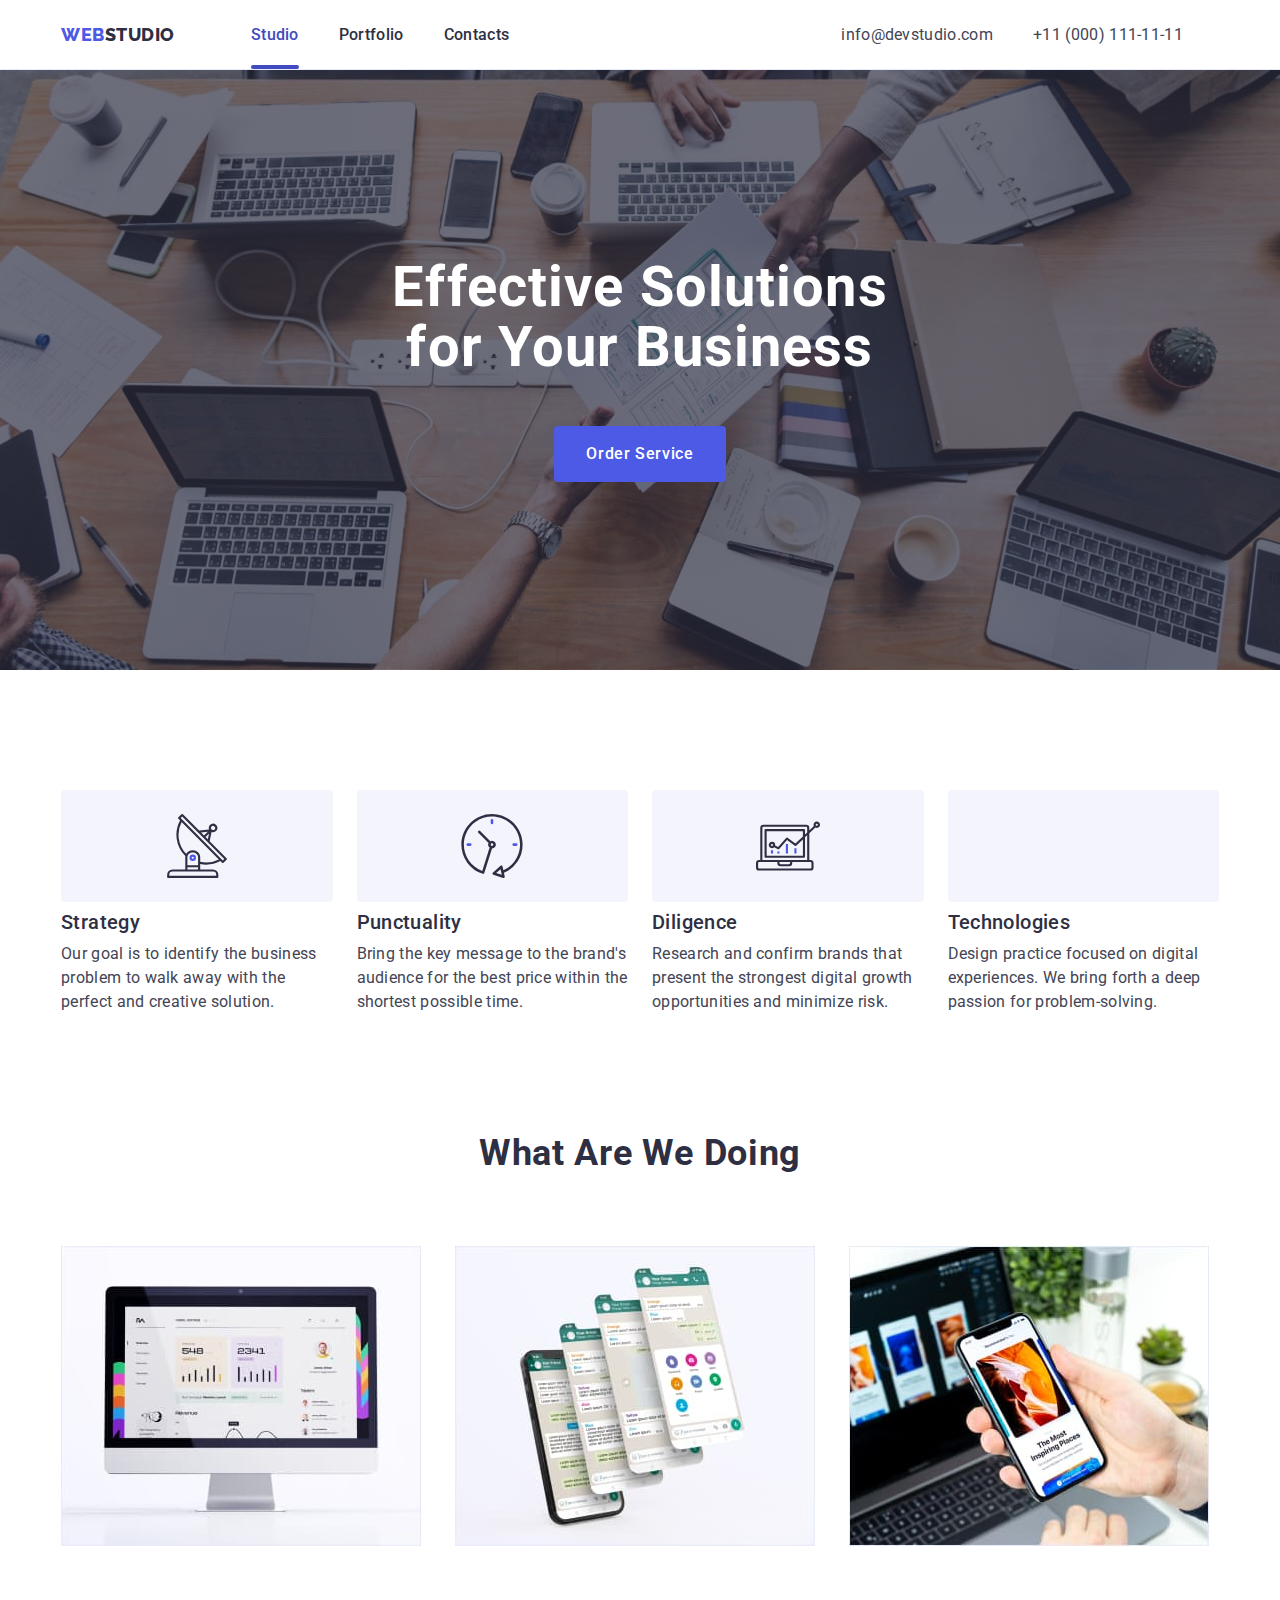
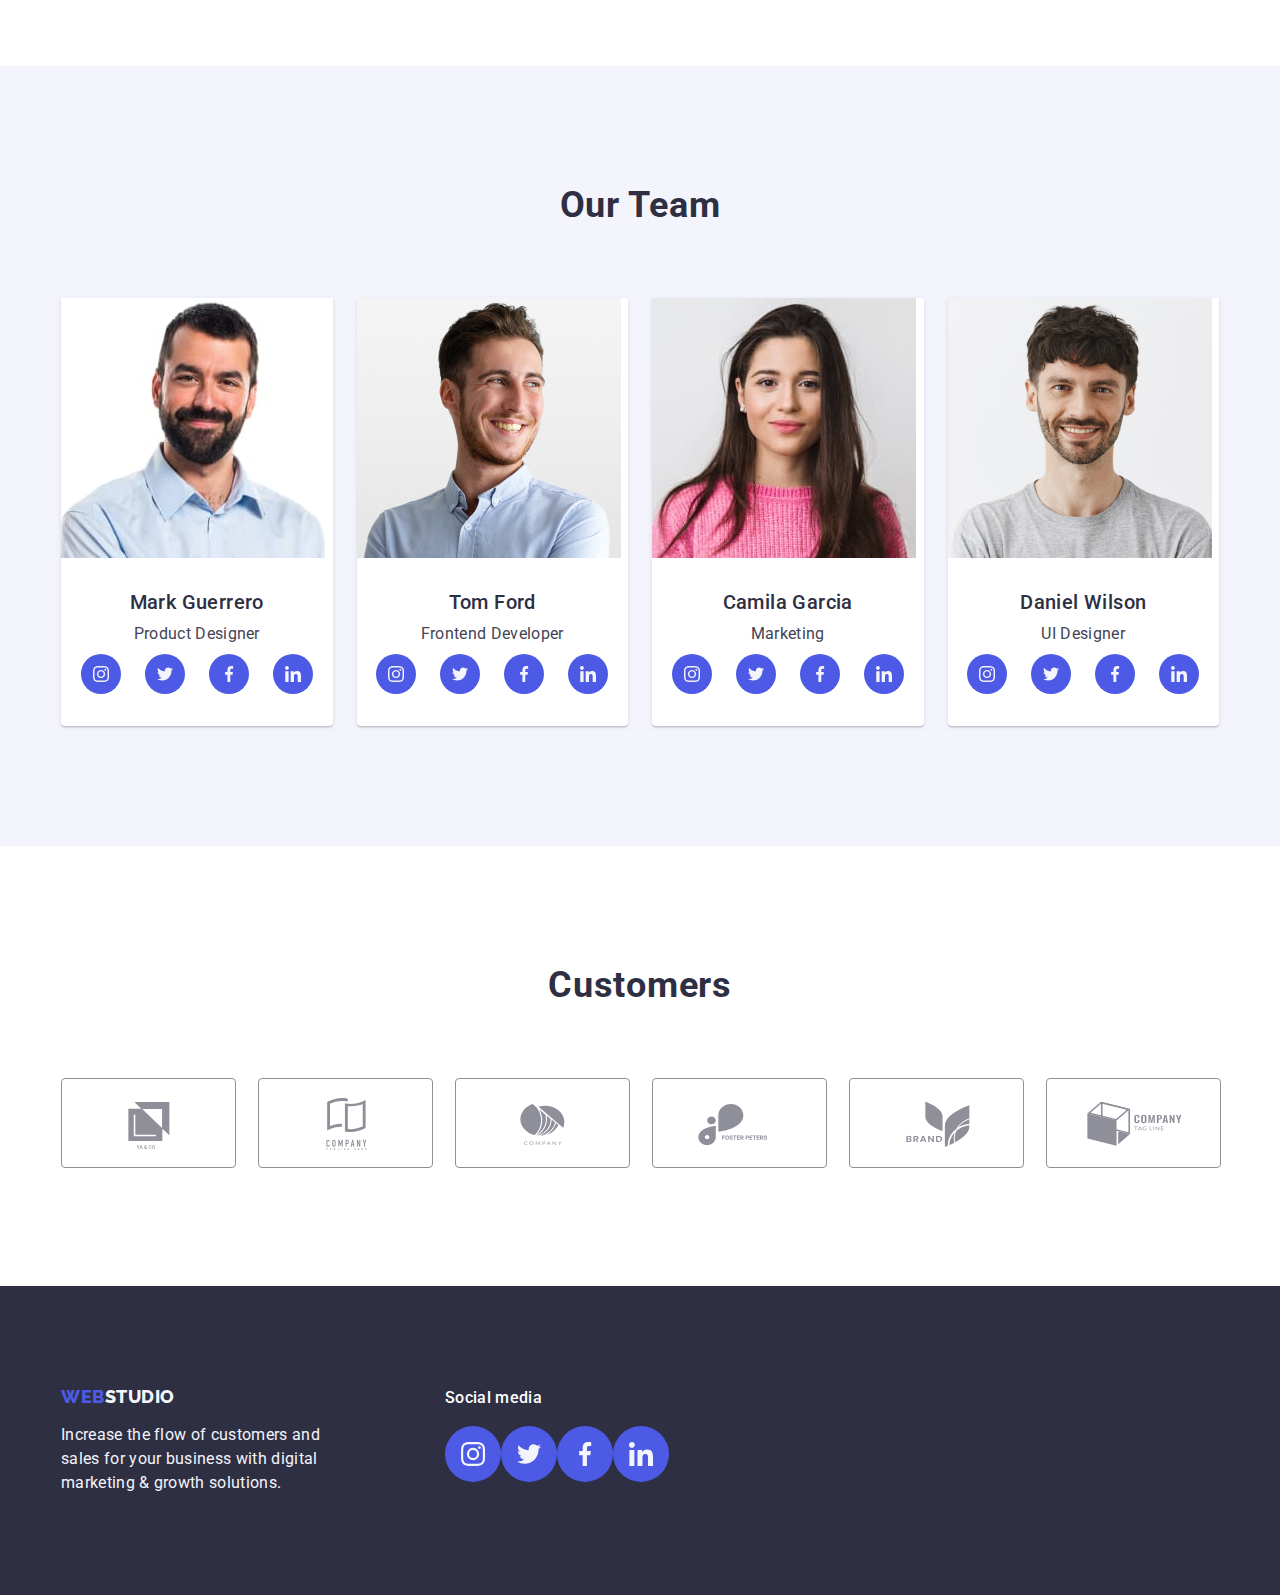
<file: index.html>
<!DOCTYPE html>
<html lang="en">
  <head>
    <meta charset="UTF-8" />
    <meta name="viewport" content="width=device-width, initial-scale=1.0" />
    <title>Document</title>
    <link rel="preconnect" href="https://fonts.googleapis.com" />
    <link rel="preconnect" href="https://fonts.gstatic.com" crossorigin />
    <link
      href="https://fonts.googleapis.com/css2?family=Raleway:wght@900&family=Roboto:wght@400;500;700;900&display=swap"
      rel="stylesheet"
    />
    <link
      rel="stylesheet"
      href="https://cdnjs.cloudflare.com/ajax/libs/modern-normalize/2.0.0/modern-normalize.min.css"
      integrity="sha512-4xo8blKMVCiXpTaLzQSLSw3KFOVPWhm/TRtuPVc4WG6kUgjH6J03IBuG7JZPkcWMxJ5huwaBpOpnwYElP/m6wg=="
      crossorigin="anonymous"
      referrerpolicy="no-referrer"
    />
    <link rel="stylesheet" href="./css/styles.css" />
  </head>

  <body>
    <header class="header">
      <div class="container list">
        <nav class="list">
          <a class="link logo" href="./index.html"
            >Web<span class="logo-text">Studio</span>
          </a>
          <ul class="header-list list">
            <li class="header-item">
              <a class="header-hover header-link link" href="./index.html"
                >Studio</a
              >
            </li>
            <li class="header-item">
              <a class="link header-link" href="./portfolio.html">Portfolio</a>
            </li>
            <li class="header-item">
              <a class="link header-link" href="">Contacts</a>
            </li>
          </ul>
        </nav>
        <address class="contacts">
          <ul class="contacts-list list">
            <li class="contacts-item">
              <a class="link contacts-link" href="mailto:info@devstudio.com"
                >info@devstudio.com</a
              >
            </li>
            <li class="contacts-item">
              <a class="link contacts-link" href="tel:+110001111111"
                >+11 (000) 111-11-11</a
              >
            </li>
          </ul>
        </address>
      </div>
    </header>
    <main>
      <section class="hero">
        <div class="container hero-container">
          <h1 class="hero-text">Effective Solutions for Your Business</h1>
          <button data-modal-open class="hero-btn" type="button">
            Order Service
          </button>
        </div>
      </section>

      <section class="page-info">
        <div class="container">
          <h2 class="page-info-title visually-hidden">test</h2>
          <ul class="page-info-list list">
            <li class="page-info-item">
              <div class="info-svg-container">
                <svg class="team-svg" width="64" height="64">
                  <use href="./images/icons.svg#icon-antenna-1"></use>
                </svg>
              </div>

              <div class="page-info-content">
                <h3 class="page-info-item-title">Strategy</h3>
                <p class="page-info-item-dscr">
                  Our goal is to identify the business problem to walk away with
                  the perfect and creative solution.
                </p>
              </div>
            </li>
            <li class="page-info-item">
              <div class="info-svg-container">
                <svg class="team-svg" width="64" height="64">
                  <use href="./images/icons.svg#icon-clock-1"></use>
                </svg>
              </div>
              <div class="page-info-content">
                <h3 class="page-info-item-title">Punctuality</h3>
                <p class="page-info-item-dscr">
                  Bring the key message to the brand's audience for the best
                  price within the shortest possible time.
                </p>
              </div>
            </li>
            <li class="page-info-item">
              <div class="info-svg-container">
                <svg class="team-svg" width="64" height="64">
                  <use href="./images/icons.svg#icon-diagram-1"></use>
                </svg>
              </div>
              <div class="page-info-content">
                <h3 class="page-info-item-title">Diligence</h3>
                <p class="page-info-item-dscr">
                  Research and confirm brands that present the strongest digital
                  growth opportunities and minimize risk.
                </p>
              </div>
            </li>
            <li class="page-info-item">
              <div class="info-svg-container">
                <svg class="team-svg" width="64" height="64">
                  <use href="./images/icons.svg#icon-astronaut-1"></use>
                </svg>
              </div>
              <div class="page-info-content">
                <h3 class="page-info-item-title">Technologies</h3>
                <p class="page-info-item-dscr">
                  Design practice focused on digital experiences. We bring forth
                  a deep passion for problem-solving.
                </p>
              </div>
            </li>
          </ul>
        </div>
      </section>

      <section class="wwd-info">
        <div class="container">
          <h2 class="wwd-info-title">What are we doing</h2>
          <ul class="wwd-info-list list">
            <li class="wwd-info-item">
              <img src="./images/img1.jpg" width="360" alt="Laptop Desktop" />
            </li>
            <li class="wwd-info-item">
              <img src="./images/img2.jpg" width="360" alt="Whatsapp chat" />
            </li>
            <li class="wwd-info-item">
              <img src="./images/img3.jpg" width="360" alt="Iphone in hand" />
            </li>
          </ul>
        </div>
      </section>

      <section class="our-team">
        <div class="container">
          <h2 class="our-team-title">Our Team</h2>
          <ul class="our-team-list list">
            <li class="our-team-item">
              <img src="./images/img4.jpg" width="264" alt="Man" />
              <div class="container-item-team">
                <h3 class="our-team-item-title">Mark Guerrero</h3>
                <p class="our-team-item-dscr">Product Designer</p>
                <ul class="our-team-svg">
                  <li class="our-team-info-svg">
                    <a class="our-team-link" href="">
                      <svg class="team-svg" width="16" height="16">
                        <use href="./images/icons.svg#icon-instagram-2"></use>
                      </svg>
                    </a>
                  </li>
                  <li class="our-team-info-svg">
                    <a class="our-team-link" href="">
                      <svg class="team-svg" width="16" height="16">
                        <use href="./images/icons.svg#icon-twitter-1"></use>
                      </svg>
                    </a>
                  </li>
                  <li class="our-team-info-svg">
                    <a class="our-team-link" href="">
                      <svg class="team-svg" width="16" height="16">
                        <use href="./images/icons.svg#icon-facebook-1"></use>
                      </svg>
                    </a>
                  </li>
                  <li class="our-team-info-svg">
                    <a class="our-team-link" href="">
                      <svg class="team-svg" width="16" height="16">
                        <use href="./images/icons.svg#icon-linkedin-1"></use>
                      </svg>
                    </a>
                  </li>
                </ul>
              </div>
            </li>
            <li class="our-team-item">
              <img src="./images/img5.jpg" width="264" alt="Man" />
              <div class="container-item-team">
                <h3 class="our-team-item-title">Tom Ford</h3>
                <p class="our-team-item-dscr">Frontend Developer</p>
                <ul class="our-team-svg">
                  <li class="our-team-info-svg">
                    <a class="our-team-link" href="">
                      <svg class="team-svg" width="16" height="16">
                        <use href="./images/icons.svg#icon-instagram-2"></use>
                      </svg>
                    </a>
                  </li>
                  <li class="our-team-info-svg">
                    <a class="our-team-link" href="">
                      <svg class="team-svg" width="16" height="16">
                        <use href="./images/icons.svg#icon-twitter-1"></use>
                      </svg>
                    </a>
                  </li>
                  <li class="our-team-info-svg">
                    <a class="our-team-link" href="">
                      <svg class="team-svg" width="16" height="16">
                        <use href="./images/icons.svg#icon-facebook-1"></use>
                      </svg>
                    </a>
                  </li>
                  <li class="our-team-info-svg">
                    <a class="our-team-link" href="">
                      <svg class="team-svg" width="16" height="16">
                        <use href="./images/icons.svg#icon-linkedin-1"></use>
                      </svg>
                    </a>
                  </li>
                </ul>
              </div>
            </li>
            <li class="our-team-item">
              <img src="./images/img6.jpg" width="264" alt="Woman" />
              <div class="container-item-team">
                <h3 class="our-team-item-title">Camila Garcia</h3>
                <p class="our-team-item-dscr">Marketing</p>
                <ul class="our-team-svg">
                  <li class="our-team-info-svg">
                    <a class="our-team-link" href="">
                      <svg class="team-svg" width="16" height="16">
                        <use href="./images/icons.svg#icon-instagram-2"></use>
                      </svg>
                    </a>
                  </li>
                  <li class="our-team-info-svg">
                    <a class="our-team-link" href="">
                      <svg class="team-svg" width="16" height="16">
                        <use href="./images/icons.svg#icon-twitter-1"></use>
                      </svg>
                    </a>
                  </li>
                  <li class="our-team-info-svg">
                    <a class="our-team-link" href="">
                      <svg class="team-svg" width="16" height="16">
                        <use href="./images/icons.svg#icon-facebook-1"></use>
                      </svg>
                    </a>
                  </li>
                  <li class="our-team-info-svg">
                    <a class="our-team-link" href="">
                      <svg class="team-svg" width="16" height="16">
                        <use href="./images/icons.svg#icon-linkedin-1"></use>
                      </svg>
                    </a>
                  </li>
                </ul>
              </div>
            </li>
            <li class="our-team-item">
              <img src="./images/img7.jpg" width="264" alt="Man" />
              <div class="container-item-team">
                <h3 class="our-team-item-title">Daniel Wilson</h3>
                <p class="our-team-item-dscr">UI Designer</p>
                <ul class="our-team-svg">
                  <li class="our-team-info-svg">
                    <a class="our-team-link" href="">
                      <svg class="team-svg" width="16" height="16">
                        <use href="./images/icons.svg#icon-instagram-2"></use>
                      </svg>
                    </a>
                  </li>
                  <li class="our-team-info-svg">
                    <a class="our-team-link" href="">
                      <svg class="team-svg" width="16" height="16">
                        <use href="./images/icons.svg#icon-twitter-1"></use>
                      </svg>
                    </a>
                  </li>
                  <li class="our-team-info-svg">
                    <a class="our-team-link" href="">
                      <svg class="team-svg" width="16" height="16">
                        <use href="./images/icons.svg#icon-facebook-1"></use>
                      </svg>
                    </a>
                  </li>
                  <li class="our-team-info-svg">
                    <a class="our-team-link" href="">
                      <svg class="team-svg" width="16" height="16">
                        <use href="./images/icons.svg#icon-linkedin-1"></use>
                      </svg>
                    </a>
                  </li>
                </ul>
              </div>
            </li>
          </ul>
        </div>
      </section>

      <section class="customers-info">
        <div class="container">
          <h2 class="customers-title">Customers</h2>
          <ul class="customers-list list">
            <li class="customers-item">
              <a href="" class="customers-link">
                <svg class="customers-svg" width="104" height="56">
                  <use href="./images/icons.svg#icon-Logo"></use>
                </svg>
              </a>
            </li>
            <li class="customers-item">
              <a href="" class="customers-link">
                <svg class="customers-svg" width="104" height="56">
                  <use href="./images/icons.svg#icon-Logo-1"></use>
                </svg>
              </a>
            </li>
            <li class="customers-item">
              <a href="" class="customers-link">
                <svg class="customers-svg" width="104" height="56">
                  <use href="./images/icons.svg#icon-Logo-2"></use>
                </svg>
              </a>
            </li>
            <li class="customers-item">
              <a href="" class="customers-link">
                <svg class="customers-svg" width="104" height="56">
                  <use href="./images/icons.svg#icon-Logo-3"></use>
                </svg>
              </a>
            </li>
            <li class="customers-item">
              <a href="" class="customers-link">
                <svg class="customers-svg" width="104" height="56">
                  <use href="./images/icons.svg#icon-Logo-4"></use>
                </svg>
              </a>
            </li>
            <li class="customers-item">
              <a href="" class="customers-link">
                <svg class="customers-svg" width="104" height="56">
                  <use href="./images/icons.svg#icon-Logo-5"></use>
                </svg>
              </a>
            </li>
          </ul>
        </div>
      </section>
    </main>

    <footer class="footer">
      <div class="container footer-container">
        <div class="footer-section-one">
          <a class="link logo footer-logo" href="./index.html"
            >Web<span class="footer-logo-text">Studio</span>
          </a>
          <p class="footer-text">
            Increase the flow of customers and sales for your business with
            digital marketing & growth solutions.
          </p>
        </div>
        <div class="footer-section-two">
          <p class="footer-section-two-title">Social media</p>
          <ul class="footer-section-two-list list">
            <li class="footer-section-two-item">
              <a href="" class="footer-section-two-link">
                <svg class="footer-section-two-icon" width="24" height="24">
                  <use href="./images/icons.svg#icon-instagram-2"></use>
                </svg>
              </a>
            </li>
            <li class="footer-section-two-item">
              <a href="" class="footer-section-two-link">
                <svg class="footer-section-two-icon" width="24" height="24">
                  <use href="./images/icons.svg#icon-twitter-1"></use>
                </svg>
              </a>
            </li>
            <li class="footer-section-two-item">
              <a href="" class="footer-section-two-link">
                <svg class="footer-section-two-icon" width="24" height="24">
                  <use href="./images/icons.svg#icon-facebook-1"></use>
                </svg>
              </a>
            </li>
            <li class="footer-section-two-item">
              <a href="" class="footer-section-two-link">
                <svg class="footer-section-two-icon" width="24" height="24">
                  <use href="./images/icons.svg#icon-linkedin-1"></use>
                </svg>
              </a>
            </li>
          </ul>
        </div>
      </div>
    </footer>

    <div class="backdrop is-hidden" data-modal>
      <div class="modal">
        <button type="button" class="modal-btn" data-modal-close>
          <svg class="modal-svg" width="8" height="8">
            <use href="./images/icons.svg#icon-close-black-18dp-2-1"></use>
          </svg>
        </button>
      </div>
    </div>

    <script src="./js/modal.js"></script>
  </body>
</html>
</file>
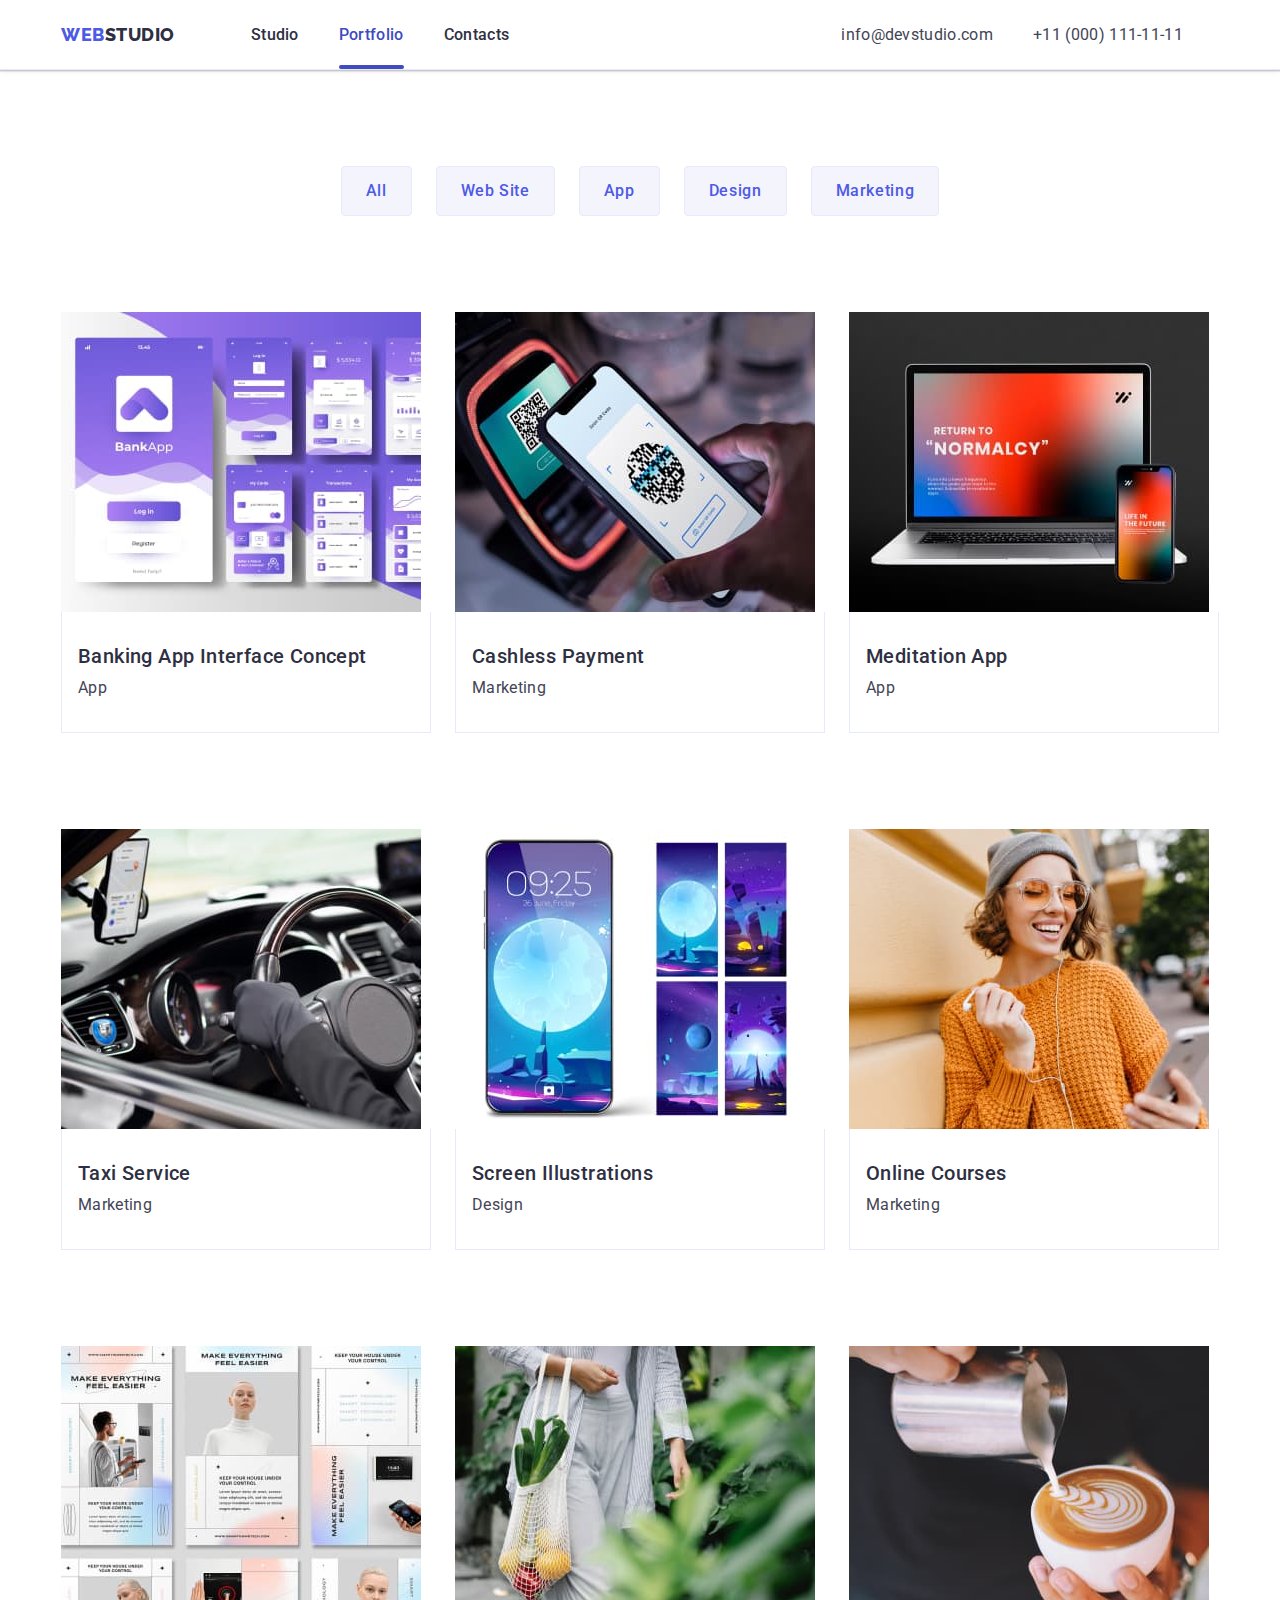
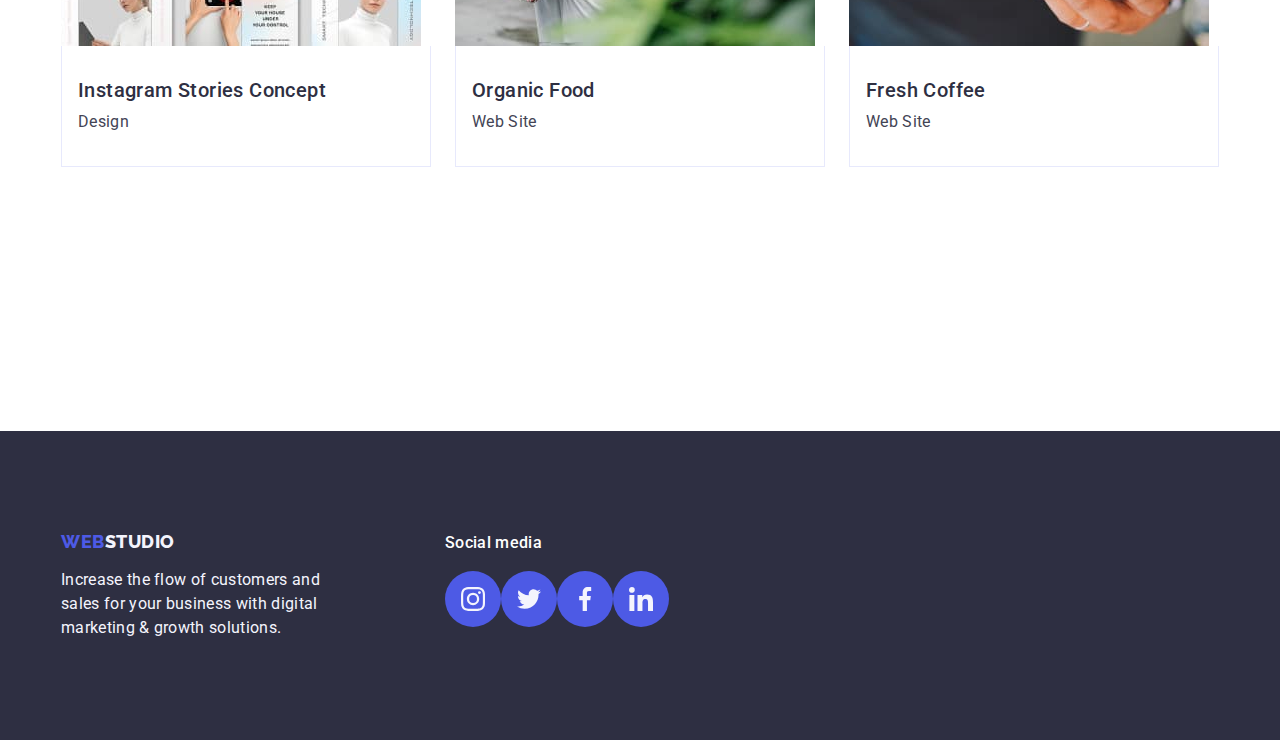
<file: portfolio.html>
<!DOCTYPE html>
<html lang="en">
  <head>
    <meta charset="UTF-8" />
    <meta name="viewport" content="width=device-width, initial-scale=1.0" />
    <title>Document</title>
    <link rel="preconnect" href="https://fonts.googleapis.com" />
    <link rel="preconnect" href="https://fonts.gstatic.com" crossorigin />
    <link
      href="https://fonts.googleapis.com/css2?family=Raleway:wght@900&family=Roboto:wght@400;500;700;900&display=swap"
      rel="stylesheet"
    />
    <link
      rel="stylesheet"
      href="https://cdnjs.cloudflare.com/ajax/libs/modern-normalize/2.0.0/modern-normalize.min.css"
      integrity="sha512-4xo8blKMVCiXpTaLzQSLSw3KFOVPWhm/TRtuPVc4WG6kUgjH6J03IBuG7JZPkcWMxJ5huwaBpOpnwYElP/m6wg=="
      crossorigin="anonymous"
      referrerpolicy="no-referrer"
    />
    <link rel="stylesheet" href="./css/styles.css" />
  </head>

  <body>
    <header class="header">
      <div class="container list">
        <nav class="list">
          <a class="link logo" href="./index.html"
            >Web<span class="logo-text">Studio</span>
          </a>
          <ul class="header-list list">
            <li class="header-item">
              <a class="header-link link" href="./index.html">Studio</a>
            </li>
            <li class="header-item">
              <a class="header-hover link header-link" href="./portfolio.html"
                >Portfolio</a
              >
            </li>
            <li class="header-item">
              <a class="link header-link" href="">Contacts</a>
            </li>
          </ul>
        </nav>
        <address class="contacts">
          <ul class="contacts-list list">
            <li class="contacts-item">
              <a class="link contacts-link" href="mailto:info@devstudio.com"
                >info@devstudio.com</a
              >
            </li>
            <li class="contacts-item">
              <a class="link contacts-link" href="tel:+110001111111"
                >+11 (000) 111-11-11</a
              >
            </li>
          </ul>
        </address>
      </div>
    </header>
    <main>
      <section class="mainsec">
        <div class="container">
          <h1 class="hide visually-hidden">test</h1>
          <ul class="list filters-list">
            <li><button type="button" class="filters-btn">All</button></li>
            <li><button type="button" class="filters-btn">Web Site</button></li>
            <li><button type="button" class="filters-btn">App</button></li>
            <li><button type="button" class="filters-btn">Design</button></li>
            <li>
              <button type="button" class="filters-btn">Marketing</button>
            </li>
          </ul>

          <ul class="cards-list list">
            <li class="cards-item">
              <a class="cards-link link" href="">
                <div class="cards-folder">
                  <img
                    src="./images/portfolio1.jpg"
                    width="360"
                    height="300"
                    alt="App Interface Concept"
                  />
                  <p class="cards-folder-text">
                    14 Stylish and User-Friendly App Design Concepts · Task
                    Manager App · Calorie Tracker App · Exotic Fruit Ecommerce
                    App · Cloud Storage App
                  </p>
                </div>

                <div class="container-item">
                  <h2 class="cards-title">Banking App Interface Concept</h2>
                  <p class="cards-text">App</p>
                </div>
              </a>
            </li>
            <li class="cards-item">
              <a class="cards-link link" href="">
                <div class="cards-folder">
                  <img
                    src="./images/portfolio2.jpg"
                    width="360"
                    height="300"
                    alt="Cashless Payment"
                  />
                  <p class="cards-folder-text">
                    14 Stylish and User-Friendly App Design Concepts · Task
                    Manager App · Calorie Tracker App · Exotic Fruit Ecommerce
                    App · Cloud Storage App
                  </p>
                </div>
                <div class="container-item">
                  <h2 class="cards-title">Cashless Payment</h2>
                  <p class="cards-text">Marketing</p>
                </div>
              </a>
            </li>
            <li class="cards-item">
              <a class="cards-link link" href="">
                <div class="cards-folder">
                  <img
                    src="./images/portfolio3.jpg"
                    width="360"
                    height="300"
                    alt="Meditation App"
                  />
                  <p class="cards-folder-text">
                    14 Stylish and User-Friendly App Design Concepts · Task
                    Manager App · Calorie Tracker App · Exotic Fruit Ecommerce
                    App · Cloud Storage App
                  </p>
                </div>
                <div class="container-item">
                  <h2 class="cards-title">Meditation App</h2>
                  <p class="cards-text">App</p>
                </div>
              </a>
            </li>
            <li class="cards-item">
              <a class="cards-link link" href="">
                <div class="cards-folder">
                  <img
                    src="./images/portfolio4.jpg"
                    width="360"
                    height="300"
                    alt="Taxi Service"
                  />
                  <p class="cards-folder-text">
                    14 Stylish and User-Friendly App Design Concepts · Task
                    Manager App · Calorie Tracker App · Exotic Fruit Ecommerce
                    App · Cloud Storage App
                  </p>
                </div>
                <div class="container-item">
                  <h2 class="cards-title">Taxi Service</h2>
                  <p class="cards-text">Marketing</p>
                </div>
              </a>
            </li>
            <li class="cards-item">
              <a class="cards-link link" href="">
                <div class="cards-folder">
                  <img
                    src="./images/portfolio5.jpg"
                    width="360"
                    height="300"
                    alt="Screen Illustations"
                  />
                  <p class="cards-folder-text">
                    14 Stylish and User-Friendly App Design Concepts · Task
                    Manager App · Calorie Tracker App · Exotic Fruit Ecommerce
                    App · Cloud Storage App
                  </p>
                </div>
                <div class="container-item">
                  <h2 class="cards-title">Screen Illustrations</h2>
                  <p class="cards-text">Design</p>
                </div>
              </a>
            </li>
            <li class="cards-item">
              <a class="cards-link link" href="">
                <div class="cards-folder">
                  <img
                    src="./images/portfolio6.jpg"
                    width="360"
                    height="300"
                    alt="Online Courses"
                  />
                  <p class="cards-folder-text">
                    14 Stylish and User-Friendly App Design Concepts · Task
                    Manager App · Calorie Tracker App · Exotic Fruit Ecommerce
                    App · Cloud Storage App
                  </p>
                </div>
                <div class="container-item">
                  <h2 class="cards-title">Online Courses</h2>
                  <p class="cards-text">Marketing</p>
                </div>
              </a>
            </li>
            <li class="cards-item">
              <a class="cards-link link" href="">
                <div class="cards-folder">
                  <img
                    src="./images/portfolio7.jpg"
                    width="360"
                    height="300"
                    alt="Instagram Stories Concept"
                  />
                  <p class="cards-folder-text">
                    14 Stylish and User-Friendly App Design Concepts · Task
                    Manager App · Calorie Tracker App · Exotic Fruit Ecommerce
                    App · Cloud Storage App
                  </p>
                </div>
                <div class="container-item">
                  <h2 class="cards-title">Instagram Stories Concept</h2>
                  <p class="cards-text">Design</p>
                </div>
              </a>
            </li>
            <li class="cards-item">
              <a class="cards-link link" href="">
                <div class="cards-folder">
                  <img
                    src="./images/portfolio8.jpg"
                    width="360"
                    height="300"
                    alt="Organic Food"
                  />
                  <p class="cards-folder-text">
                    14 Stylish and User-Friendly App Design Concepts · Task
                    Manager App · Calorie Tracker App · Exotic Fruit Ecommerce
                    App · Cloud Storage App
                  </p>
                </div>
                <div class="container-item">
                  <h2 class="cards-title">Organic Food</h2>
                  <p class="cards-text">Web Site</p>
                </div>
              </a>
            </li>
            <li class="cards-item">
              <a class="cards-link link" href="">
                <div class="cards-folder">
                  <img
                    src="./images/portfolio9.jpg"
                    width="360"
                    height="300"
                    alt="Fresh Coffee"
                  />
                  <p class="cards-folder-text">
                    14 Stylish and User-Friendly App Design Concepts · Task
                    Manager App · Calorie Tracker App · Exotic Fruit Ecommerce
                    App · Cloud Storage App
                  </p>
                </div>
                <div class="container-item">
                  <h2 class="cards-title">Fresh Coffee</h2>
                  <p class="cards-text">Web Site</p>
                </div>
              </a>
            </li>
          </ul>
        </div>
      </section>
    </main>

    <footer class="footer">
      <div class="container footer-container">
        <div class="footer-section-one">
          <a class="link logo footer-logo" href="./index.html"
            >Web<span class="footer-logo-text">Studio</span>
          </a>
          <p class="footer-text">
            Increase the flow of customers and sales for your business with
            digital marketing & growth solutions.
          </p>
        </div>
        <div class="footer-section-two">
          <p class="footer-section-two-title">Social media</p>
          <ul class="footer-section-two-list list">
            <li class="footer-section-two-item">
              <a href="" class="footer-section-two-link">
                <svg class="footer-section-two-icon" width="24" height="24">
                  <use href="./images/icons.svg#icon-instagram-2"></use>
                </svg>
              </a>
            </li>
            <li class="footer-section-two-item">
              <a href="" class="footer-section-two-link">
                <svg class="footer-section-two-icon" width="24" height="24">
                  <use href="./images/icons.svg#icon-twitter-1"></use>
                </svg>
              </a>
            </li>
            <li class="footer-section-two-item">
              <a href="" class="footer-section-two-link">
                <svg class="footer-section-two-icon" width="24" height="24">
                  <use href="./images/icons.svg#icon-facebook-1"></use>
                </svg>
              </a>
            </li>
            <li class="footer-section-two-item">
              <a href="" class="footer-section-two-link">
                <svg class="footer-section-two-icon" width="24" height="24">
                  <use href="./images/icons.svg#icon-linkedin-1"></use>
                </svg>
              </a>
            </li>
          </ul>
        </div>
      </div>
    </footer>
  </body>
</html>
</file>
<file: css/styles.css>
* {
  margin: 0;
  padding: 0;
}

img {
  display: block;
}

body {
  font-family: "Roboto", sans-serif;
  font-size: 16px;
  color: #434455;
  background-color: var(--WHITE);
}

:root {
  --iris: #4d5ae5;
  --NAVY-BLUE: #2e2f42;
  --WHITE: #fff;
  --SLATE: #434455;
  --CLOUD: #f4f4fd;
  --hover-link: #404bbf;
  --CORNFLOWER: #e7e9fc;
  --NAVY-BLUE-modal: rgba(46, 47, 66, 0.4);
  --GREEN: #31d0aa;
  --LIGHT-SLATE: #8e8f99;
}

.link {
  text-decoration: none;
  padding: 24px 0;
}

.list {
  list-style: none;
  display: flex;
  align-items: center;
}

.is-hidden {
  opacity: 0;
  visibility: hidden;
  pointer-events: none;
}

.modal {
  width: 408px;
  min-height: 584px;
  flex-shrink: 0;
  border-radius: 4px;
  background: var(--DAIRY, #fcfcfc);
  box-shadow: 0px 2px 1px 0px rgba(0, 0, 0, 0.2),
    0px 1px 3px 0px rgba(0, 0, 0, 0.12), 0px 1px 1px 0px rgba(0, 0, 0, 0.14);
  transition: transform 250ms cubic-bezier(0.4, 0, 0.2, 1);
}

.modal-svg {
  transition: fill 250ms cubic-bezier(0.4, 0, 0.2, 1);
}


.backdrop {
  position: fixed;
  top: 0;
  left: 0;
  width: 100%;
  height: 100%;
  background-color: var(--NAVY-BLUE-modal);
  transition: opacity 250ms cubic-bezier(0.4, 0, 0.2, 1),
    visibility 250ms cubic-bezier(0.4, 0, 0.2, 1);
}

.modal {
  position: absolute;
  top: 50%;
  left: 50%;
  transform: translate(-50%, -50%);
}

.modal-btn {
  position: absolute;
  right: 24px;
  top: 24px;
  padding: 0;
  border-radius: 50%;
  width: 24px;
  height: 24px;
  background-color: var(--CORNFLOWER);
  border: 1px solid rgba(0, 0, 0, 0.1);
  display: flex;
  align-items: center;
  justify-content: center;
  cursor: pointer;
  transition: background-color 250ms cubic-bezier(0.4, 0, 0.2, 1),
    border 250ms cubic-bezier(0.4, 0, 0.2, 1);
}

.modal-btn:hover,
.modal-btn:focus {
  background-color: var(--hover-link);
  border: none;
  fill: var(--WHITE);
}

/*HEADER*/
.header {
  background-color: white;
  text-align: center;
  box-shadow: 0px 2px 1px rgba(46, 47, 66, 0.08),
    0px 1px 1px rgba(46, 47, 66, 0.16), 0px 1px 6px rgba(46, 47, 66, 0.08);
  border-bottom: 1px solid var(--CORNFLOWER);
}

.header-hover::after {
  content: "";
  height: 4px;
  width: 100%;
  background-color: var(--hover-link);
  border-radius: 2px;
  display: flex;
  position: absolute;
  bottom: -1px;
  left: 0;
}

.container {
  width: 100%;
  max-width: 1158px;
  margin: 0 auto;
  padding: 0 15px;
}

.logo {
  color: var(--iris);
  font-family: Raleway;
  font-size: 18px;
  font-style: normal;
  font-weight: 800;
  line-height: 1.17;
  letter-spacing: 0.54px;
  text-transform: uppercase;
  font-family: "Raleway", sans-serif;
  margin-right: 76px;
  padding: 24px 0;
}

.logo-text {
  color: var(--NAVY-BLUE);
}

.header-list {
  gap: 40px;
  margin-right: 332px;
}

.header-link:hover,
.header-link:focus {
  color: var(--hover-link);
}

.header-link {
  color: var(--NAVY-BLUE);
  font-family: Roboto;
  font-size: 16px;
  font-style: normal;
  font-weight: 500;
  line-height: 24px;
  letter-spacing: 0.32px;
  position: relative;
  transition: color 250ms cubic-bezier(0.4, 0, 0.2, 1);
}

.header-hover {
  color: var(--hover-link);
}

.contacts {
  font-style: normal;
}

.contacts-link:hover,
.contacts-link:focus {
  color: var(--hover-link);
}

.contacts-link {
  color: var(--SLATE);
  font-family: Roboto;
  font-size: 16px;
  font-style: normal;
  font-weight: 400;
  line-height: 24px;
  letter-spacing: 0.32px;
  transition: color 250ms cubic-bezier(0.4, 0, 0.2, 1);
}

.contacts-list {
  gap: 40px;
}

/*SECTION 1*/

.hero {
  background-color: var(--NAVY-BLUE);
  padding: 188px 0;
  background-image: linear-gradient(
      rgba(46, 47, 66, 0.7),
      rgba(46, 47, 66, 0.7)
    ),
    url(../images/hero-office.jpg);
  background-repeat: no-repeat;
  background-size: cover;
  background-position: center;
  max-width: 1440px;
  margin: 0 auto;
}

.hero-container {
  display: flex;
  flex-direction: column;
  align-items: center;
}

.hero-text {
  color: var(--WHITE);
  text-align: center;
  font-family: Roboto;
  font-size: 56px;
  font-style: normal;
  font-weight: 700;
  line-height: 1.07;
  letter-spacing: 1.12px;
  max-width: 496px;
  margin-bottom: 48px;
}

.hero-btn {
  color: var(--WHITE);
  font-family: "Roboto", sans-serif;
  font-size: 16px;
  font-style: normal;
  font-weight: 500;
  line-height: 24px;
  letter-spacing: 0.64px;
  background-color: var(--iris);
  cursor: pointer;
  padding: 16px 32px;
  border-radius: 4px;
  border: none;
  min-width: 169px;
  transition: background-color 250ms cubic-bezier(0.4, 0, 0.2, 1);
}

.hero-btn:hover,
.hero-btn:focus {
  background-color: var(--hover-link);
}

/*Section 2*/

.info-svg-container {
  background-color: var(--CLOUD);
  padding: 24px 100px;
  display: flex;
  align-items: center;
  justify-content: center;
  margin-bottom: 8px;
  border-radius: 4px;
}

.page-info-list {
  gap: 24px;
}

.page-info {
  background-color: var(--WHITE);
  padding: 120px 0px;
}

.page-info-title {
  margin-bottom: 8px;
}

.visually-hidden {
  position: absolute;
  width: 1px;
  height: 1px;
  margin: -1px;
  border: 0;
  padding: 0;
  white-space: nowrap;
  clip-path: inset(100%);
  clip: rect(0 0 0 0);
  overflow: hidden;
}

.page-info-item {
  width: calc((100% - 72px) / 4);
}

.page-info-item-title {
  color: var(--NAVY-BLUE);
  font-family: Roboto;
  font-size: 20px;
  font-style: normal;
  font-weight: 500;
  line-height: 24px;
  letter-spacing: 0.4px;
  margin-bottom: 8px;
}

.page-info-item-dscr {
  color: var(--SLATE);
  font-family: Roboto;
  font-size: 16px;
  font-style: normal;
  font-weight: 400;
  line-height: 24px;
  letter-spacing: 0.32px;
}

/*Section 3*/

.wwd-info {
  background-color: var(--WHITE);
  padding-bottom: 120px;
}

.wwd-info-title {
  color: var(--NAVY-BLUE);
  text-align: center;
  font-family: Roboto;
  font-size: 36px;
  font-style: normal;
  font-weight: 700;
  line-height: 1.11;
  letter-spacing: 0.72px;
  text-transform: capitalize;
  margin-bottom: 72px;
}

.wwd-info-list {
  background-color: var(--WHITE);
  gap: 24px;
}

.wwd-info-item {
  width: calc((100% - 48px) / 3);
}
/*Section 4*/

.our-team-link {
  background-color: var(--iris);
  height: 40px;
  width: 40px;
  border-radius: 50%;
  display: flex;
  justify-content: center;
  align-items: center;
  transition: background-color 250ms cubic-bezier(0.4, 0, 0.2, 1);
}

.our-team-link:hover,
.our-team-link:focus {
  background-color: var(--hover-link);
}

.team-svg {
  fill: var(--CLOUD);
}

.our-team-svg {
  display: flex;
  height: auto;
  flex-direction: row;
  justify-content: center;
  align-items: center;
  gap: 24px;
  list-style: none;
  margin-top: 8px;
}

.our-team {
  background-color: var(--CLOUD);
  padding: 120px 0;
}

.our-team-title {
  color: var(--NAVY-BLUE);
  text-align: center;
  font-family: Roboto;
  font-size: 36px;
  font-style: normal;
  font-weight: 700;
  line-height: 1.11;
  letter-spacing: 0.02em;
  text-transform: capitalize;
  margin-bottom: 72px;
}

.our-team-list {
  gap: 24px;
}

.our-team-item {
  background-color: var(--WHITE);
  width: calc((100% - 24px * 3) / 4);
  border-radius: 0px 0px 4px 4px;
  box-shadow: 0px 2px 1px 0px rgba(46, 47, 66, 0.08),
    0px 1px 1px 0px rgba(46, 47, 66, 0.16),
    0px 1px 6px 0px rgba(46, 47, 66, 0.08);
}

.our-team-item-title {
  color: var(--NAVY-BLUE);
  text-align: center;
  font-family: Roboto;
  font-size: 20px;
  font-style: normal;
  font-weight: 500;
  line-height: 24px;
  letter-spacing: 0.4px;
  margin-bottom: 8px;
}

.our-team-item-dscr {
  color: var(--SLATE, #434455);
  text-align: center;
  font-family: Roboto;
  font-size: 16px;
  font-style: normal;
  font-weight: 400;
  line-height: 24px;
  letter-spacing: 0.32px;
}

/*SECTION 5*/

.customers-info {
  padding: 120px 0;
}

.customers-title {
  color: var(--NAVY-BLUE);
  text-align: center;
  font-size: 36px;
  font-weight: 700;
  letter-spacing: 0.72px;
  text-transform: capitalize;
  margin-bottom: 72px;
  line-height: 1.11;
}

.customers-list {
  gap: 24px;
}

.customers-item {
  height: 88px;
  width: calc((100% - 5 * 24px) / 6);
}

.customers-link {
  width: 100%;
  height: 100%;
  border: 1px solid var(--LIGHT-SLATE);
  border-radius: 4px;
  display: flex;
  align-items: center;
  justify-content: center;
  color: var(--LIGHT-SLATE);
  transition: border-color 250ms cubic-bezier(0.4, 0, 0.2, 1),
    color 250ms cubic-bezier(0.4, 0, 0.2, 1);
}

.customers-svg {
  margin: 16px 32px;
  display: block;
  fill: currentColor;
}

.customers-link:hover,
.customers-link:focus {
  border-color: var(--hover-link);
  color: var(--hover-link);
}

/*FOOTER*/

.footer-container {
  display: flex;
  align-items: baseline;
}

.footer-section-one {
  margin-right: 120px;
}

.footer {
  background-color: var(--NAVY-BLUE);
  padding: 100px 0;
}

.footer-logo {
  margin-bottom: 16px;
  display: inline-block;
  padding: 0;
}

.footer-logo-text {
  color: var(--CLOUD);
}

.footer-text {
  color: var(--CLOUD, #f4f4fd);
  font-family: Roboto;
  font-size: 16px;
  font-style: normal;
  font-weight: 400;
  line-height: 24px;
  letter-spacing: 0.32px;
  width: 264px;
}

.footer-section-two-title {
  color: var(--WHITE);
  font-size: 16px;
  font-weight: 500;
  line-height: 24px;
  letter-spacing: 0.32px;
  margin-bottom: 16px;
}

.footer-section-two-list {
  gap: 16px;
}

.footer-section-two-item {
  width: 40px;
  height: 40px;
}

.footer-section-two-link {
  border-radius: 50%;
  display: flex;
  align-items: center;
  justify-content: center;
  padding: 8px;
  background-color: var(--iris);
  width: 100%;
  height: 100%;
  cursor: pointer;
  transition: background-color 250ms cubic-bezier(0.4, 0, 0.2, 1);
}

.footer-section-two-link:hover,
.footer-section-two-link:focus {
  background-color: var(--GREEN);
}

.footer-section-two-icon {
  fill: var(--CLOUD);
}

/*MAIN PORTFOLIO*/
.filters-btn {
  font-family: "Roboto", sans-serif;
  font-weight: 500;
  font-size: 16px;
  line-height: 1.5;
  letter-spacing: 0.04em;
  color: var(--iris);
  background-color: var(--CLOUD);
  cursor: pointer;
  padding: 12px 24px;
  border-radius: 4px;
  border: 1px solid var(--CORNFLOWER, #e7e9fc);
  background: var(--CLOUD, #f4f4fd);
  align-items: center;
  transition: color 250ms cubic-bezier(0.4, 0, 0.2, 1),
    background-color 250ms cubic-bezier(0.4, 0, 0.2, 1),
    border-color 250ms cubic-bezier(0.4, 0, 0.2, 1),
    box-shadow 250ms cubic-bezier(0.4, 0, 0.2, 1);
}

.filters-btn:hover,
.filters-btn:focus {
  box-shadow: 0px 3px 1px rgba(0, 0, 0, 0.1), 0px 2px 1px rgba(0, 0, 0, 0.08),
    0px 2px 2px rgba(0, 0, 0, 0.12);
  color: var(--WHITE);
  background-color: var(--hover-link);
  border: 1px solid transparent;
}

.filters-list {
  border-radius: 4px;
  background: var(--OCEAN);
  align-items: center;
  justify-content: center;

  gap: 24px;
  margin-bottom: 72px;
}

/*MAIN CARDS*/

.cards-link {
  display: block;
  transition: box-shadow 250ms cubic-bezier(0.4, 0, 0.2, 1);
}

.cards-link:hover,
.cards-link:focus {
  box-shadow: 0px 1px 6px rgba(46, 47, 66, 0.08),
    0px 1px 1px rgba(46, 47, 66, 0.16), 0px 2px 1px rgba(46, 47, 66, 0.08);
}

.cards-title {
  font-weight: 500;
  font-size: 20px;
  line-height: 1.2;
  letter-spacing: 0.02em;
  color: var(--NAVY-BLUE);
  margin-bottom: 8px;
}

.cards-text {
  line-height: 1.5;
  letter-spacing: 0.02em;
  color: var(--SLATE);
}

.cards-list {
  gap: 48px 24px;
  flex-wrap: wrap;
  margin-bottom: 120px;
}

.cards-item {
  width: calc((100% - 24px * 2) / 3);
}

.container-item {
  padding: 32px 16px;
  border: 1px solid var(--CORNFLOWER);
  border-top: none;
}

.container-item-team {
  padding: 32px 0;
}

.cards-folder {
  position: relative;
  overflow: hidden;
}

.cards-folder-text {
  position: absolute;
  transform: translateY(100%);
  padding: 40px 32px;
  top: 0;
  background-color: var(--iris);
  color: var(--CLOUD);
  width: 100%;
  height: 100%;
  transition: transform 250ms cubic-bezier(0.4, 0, 0.2, 1);
  line-height: 1.5;
  letter-spacing: 0.02em;
}

.cards-link:hover .cards-folder-text,
.cards-link:focus .cards-folder-text {
  transform: translateY(0%);
}

/*PORTFOLIO SECTION*/

.mainsec {
  padding-top: 96px;
  padding-bottom: 120px;
}
</file>
